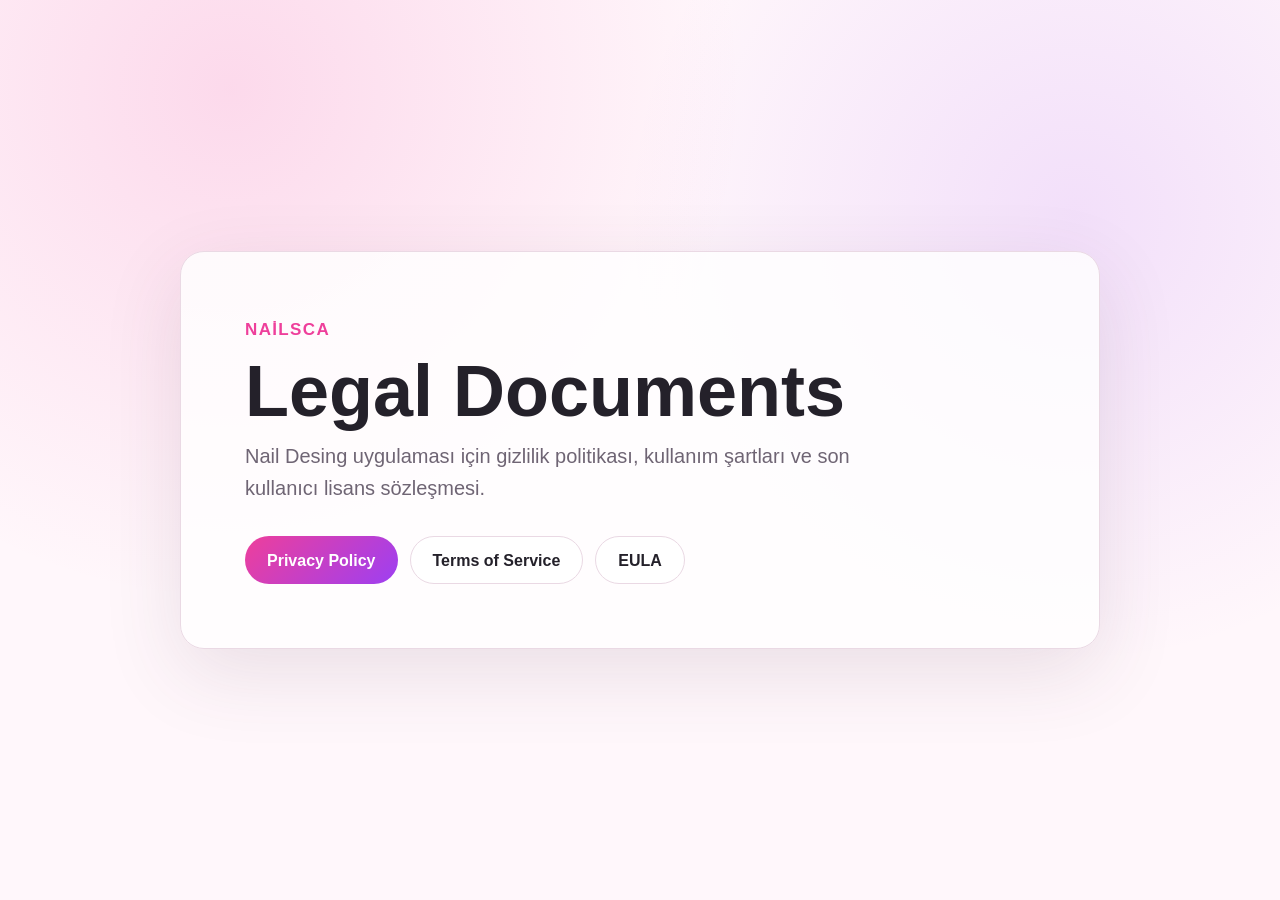
<file: index.html>
<!doctype html>
<html lang="tr">
<head>
  <meta charset="utf-8">
  <meta name="viewport" content="width=device-width, initial-scale=1">
  <title>Nailsca Legal</title>
  <meta name="description" content="Nailsca app legal documents: Privacy Policy, Terms of Service, and EULA.">
  <link rel="stylesheet" href="styles.css">
</head>
<body>
  <main class="shell">
    <section class="hero">
      <p class="eyebrow">Nailsca</p>
      <h1>Legal Documents</h1>
      <p class="lede">Nail Desing uygulaması için gizlilik politikası, kullanım şartları ve son kullanıcı lisans sözleşmesi.</p>
      <div class="actions">
        <a class="button" href="./privacy.html">Privacy Policy</a>
        <a class="button secondary" href="./terms.html">Terms of Service</a>
        <a class="button secondary" href="./eula.html">EULA</a>
      </div>
    </section>
  </main>
</body>
</html>
</file>
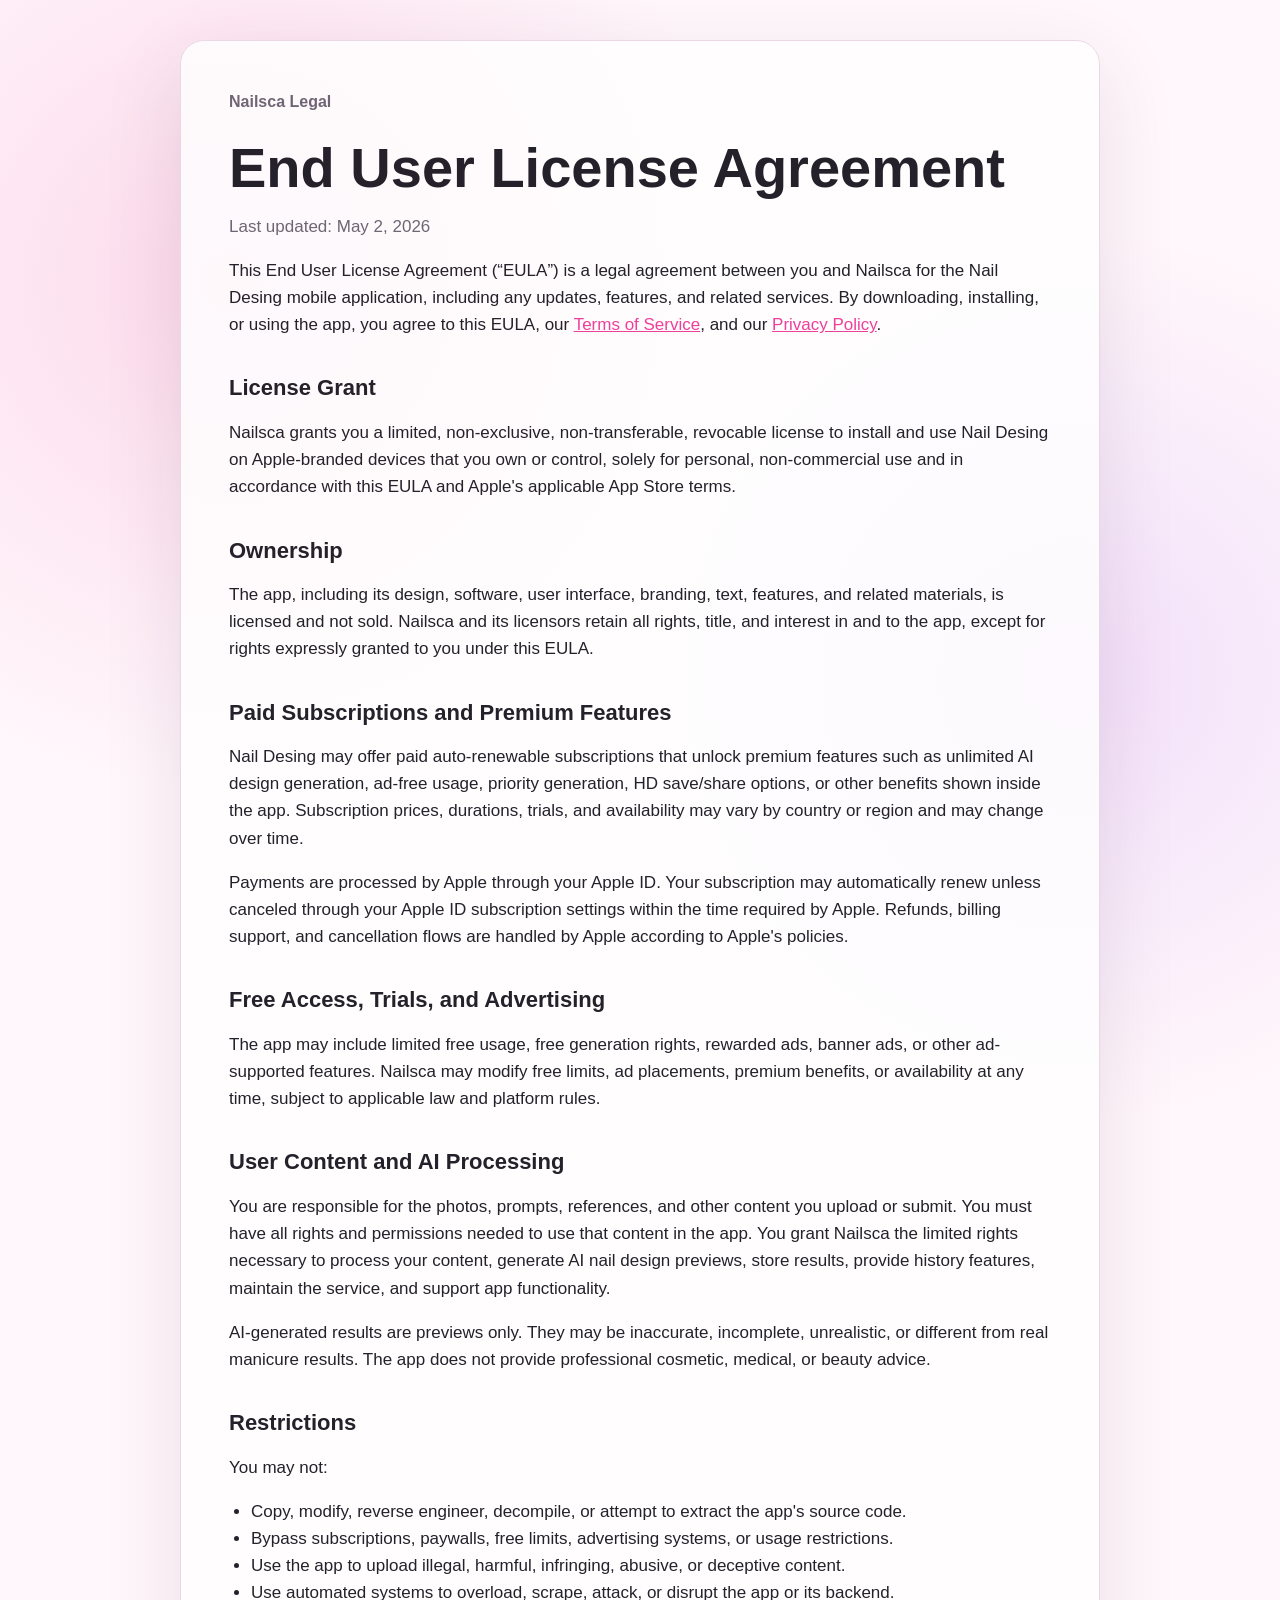
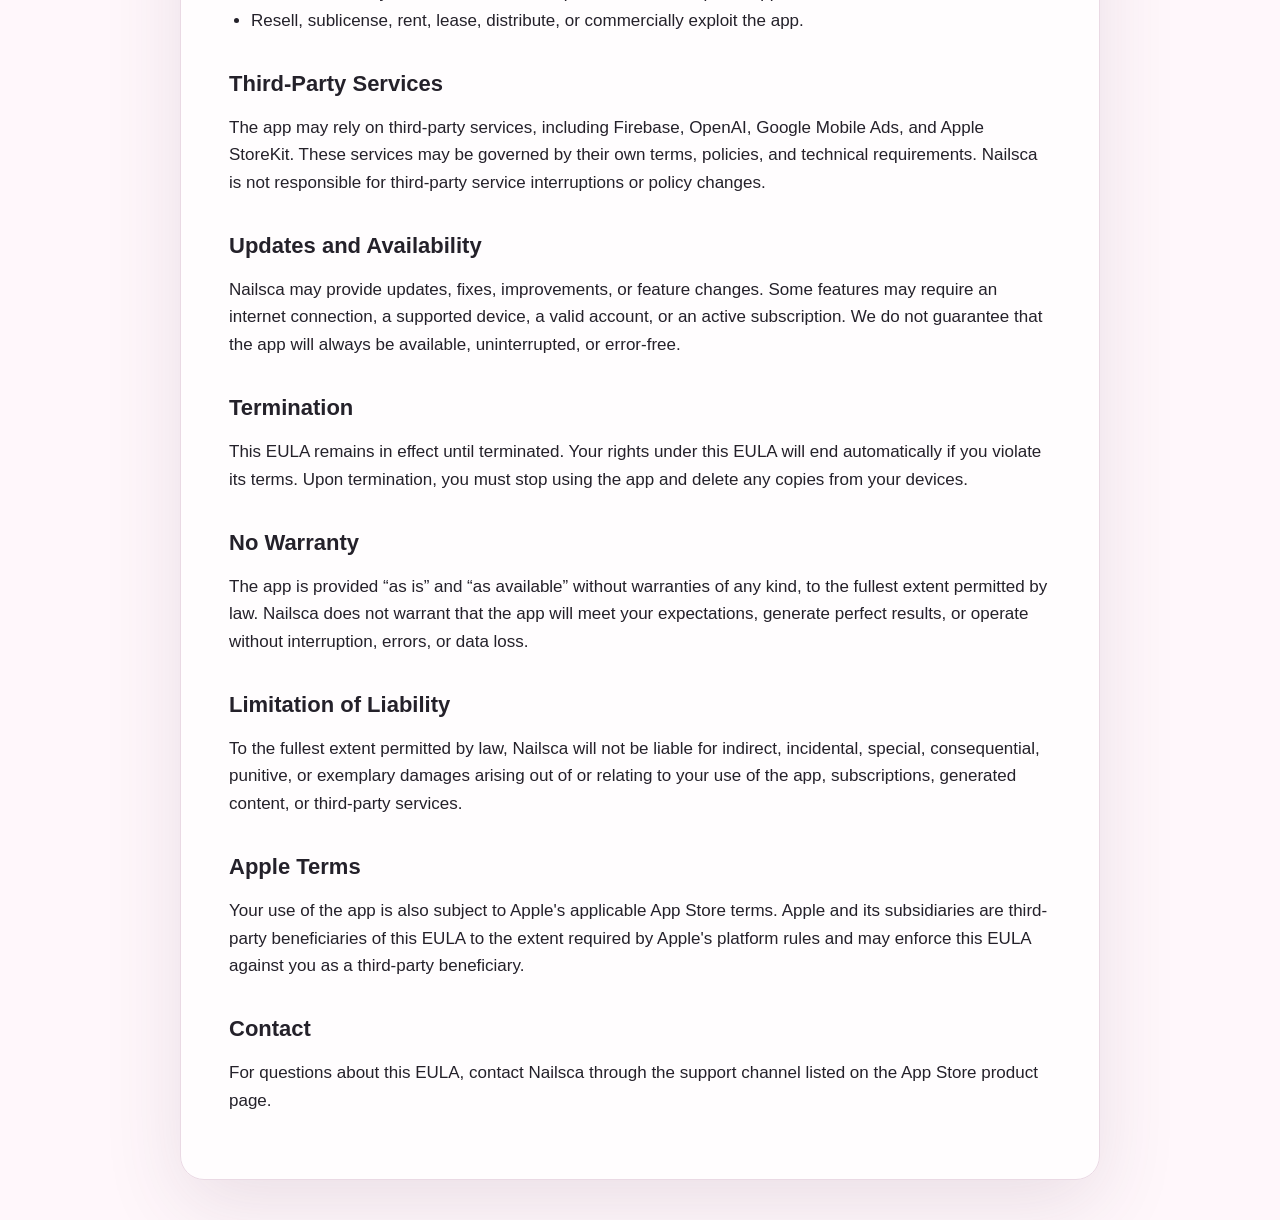
<file: eula.html>
<!doctype html>
<html lang="tr">
<head>
  <meta charset="utf-8">
  <meta name="viewport" content="width=device-width, initial-scale=1">
  <title>End User License Agreement - Nailsca</title>
  <meta name="description" content="End User License Agreement for the Nail Desing app by Nailsca.">
  <link rel="stylesheet" href="styles.css">
</head>
<body>
  <main class="document">
    <a class="back" href="./index.html">Nailsca Legal</a>
    <h1>End User License Agreement</h1>
    <p class="updated">Last updated: May 2, 2026</p>

    <p>
      This End User License Agreement (“EULA”) is a legal agreement between you and Nailsca for
      the Nail Desing mobile application, including any updates, features, and related services.
      By downloading, installing, or using the app, you agree to this EULA, our
      <a href="./terms.html">Terms of Service</a>, and our
      <a href="./privacy.html">Privacy Policy</a>.
    </p>

    <h2>License Grant</h2>
    <p>
      Nailsca grants you a limited, non-exclusive, non-transferable, revocable license to install
      and use Nail Desing on Apple-branded devices that you own or control, solely for personal,
      non-commercial use and in accordance with this EULA and Apple's applicable App Store terms.
    </p>

    <h2>Ownership</h2>
    <p>
      The app, including its design, software, user interface, branding, text, features, and related
      materials, is licensed and not sold. Nailsca and its licensors retain all rights, title, and
      interest in and to the app, except for rights expressly granted to you under this EULA.
    </p>

    <h2>Paid Subscriptions and Premium Features</h2>
    <p>
      Nail Desing may offer paid auto-renewable subscriptions that unlock premium features such as
      unlimited AI design generation, ad-free usage, priority generation, HD save/share options, or
      other benefits shown inside the app. Subscription prices, durations, trials, and availability
      may vary by country or region and may change over time.
    </p>
    <p>
      Payments are processed by Apple through your Apple ID. Your subscription may automatically
      renew unless canceled through your Apple ID subscription settings within the time required by
      Apple. Refunds, billing support, and cancellation flows are handled by Apple according to
      Apple's policies.
    </p>

    <h2>Free Access, Trials, and Advertising</h2>
    <p>
      The app may include limited free usage, free generation rights, rewarded ads, banner ads, or
      other ad-supported features. Nailsca may modify free limits, ad placements, premium benefits,
      or availability at any time, subject to applicable law and platform rules.
    </p>

    <h2>User Content and AI Processing</h2>
    <p>
      You are responsible for the photos, prompts, references, and other content you upload or
      submit. You must have all rights and permissions needed to use that content in the app.
      You grant Nailsca the limited rights necessary to process your content, generate AI nail
      design previews, store results, provide history features, maintain the service, and support
      app functionality.
    </p>
    <p>
      AI-generated results are previews only. They may be inaccurate, incomplete, unrealistic, or
      different from real manicure results. The app does not provide professional cosmetic, medical,
      or beauty advice.
    </p>

    <h2>Restrictions</h2>
    <p>You may not:</p>
    <ul>
      <li>Copy, modify, reverse engineer, decompile, or attempt to extract the app's source code.</li>
      <li>Bypass subscriptions, paywalls, free limits, advertising systems, or usage restrictions.</li>
      <li>Use the app to upload illegal, harmful, infringing, abusive, or deceptive content.</li>
      <li>Use automated systems to overload, scrape, attack, or disrupt the app or its backend.</li>
      <li>Resell, sublicense, rent, lease, distribute, or commercially exploit the app.</li>
    </ul>

    <h2>Third-Party Services</h2>
    <p>
      The app may rely on third-party services, including Firebase, OpenAI, Google Mobile Ads, and
      Apple StoreKit. These services may be governed by their own terms, policies, and technical
      requirements. Nailsca is not responsible for third-party service interruptions or policy changes.
    </p>

    <h2>Updates and Availability</h2>
    <p>
      Nailsca may provide updates, fixes, improvements, or feature changes. Some features may require
      an internet connection, a supported device, a valid account, or an active subscription. We do
      not guarantee that the app will always be available, uninterrupted, or error-free.
    </p>

    <h2>Termination</h2>
    <p>
      This EULA remains in effect until terminated. Your rights under this EULA will end automatically
      if you violate its terms. Upon termination, you must stop using the app and delete any copies
      from your devices.
    </p>

    <h2>No Warranty</h2>
    <p>
      The app is provided “as is” and “as available” without warranties of any kind, to the fullest
      extent permitted by law. Nailsca does not warrant that the app will meet your expectations,
      generate perfect results, or operate without interruption, errors, or data loss.
    </p>

    <h2>Limitation of Liability</h2>
    <p>
      To the fullest extent permitted by law, Nailsca will not be liable for indirect, incidental,
      special, consequential, punitive, or exemplary damages arising out of or relating to your use
      of the app, subscriptions, generated content, or third-party services.
    </p>

    <h2>Apple Terms</h2>
    <p>
      Your use of the app is also subject to Apple's applicable App Store terms. Apple and its
      subsidiaries are third-party beneficiaries of this EULA to the extent required by Apple's
      platform rules and may enforce this EULA against you as a third-party beneficiary.
    </p>

    <h2>Contact</h2>
    <p>
      For questions about this EULA, contact Nailsca through the support channel listed on the
      App Store product page.
    </p>
  </main>
</body>
</html>
</file>
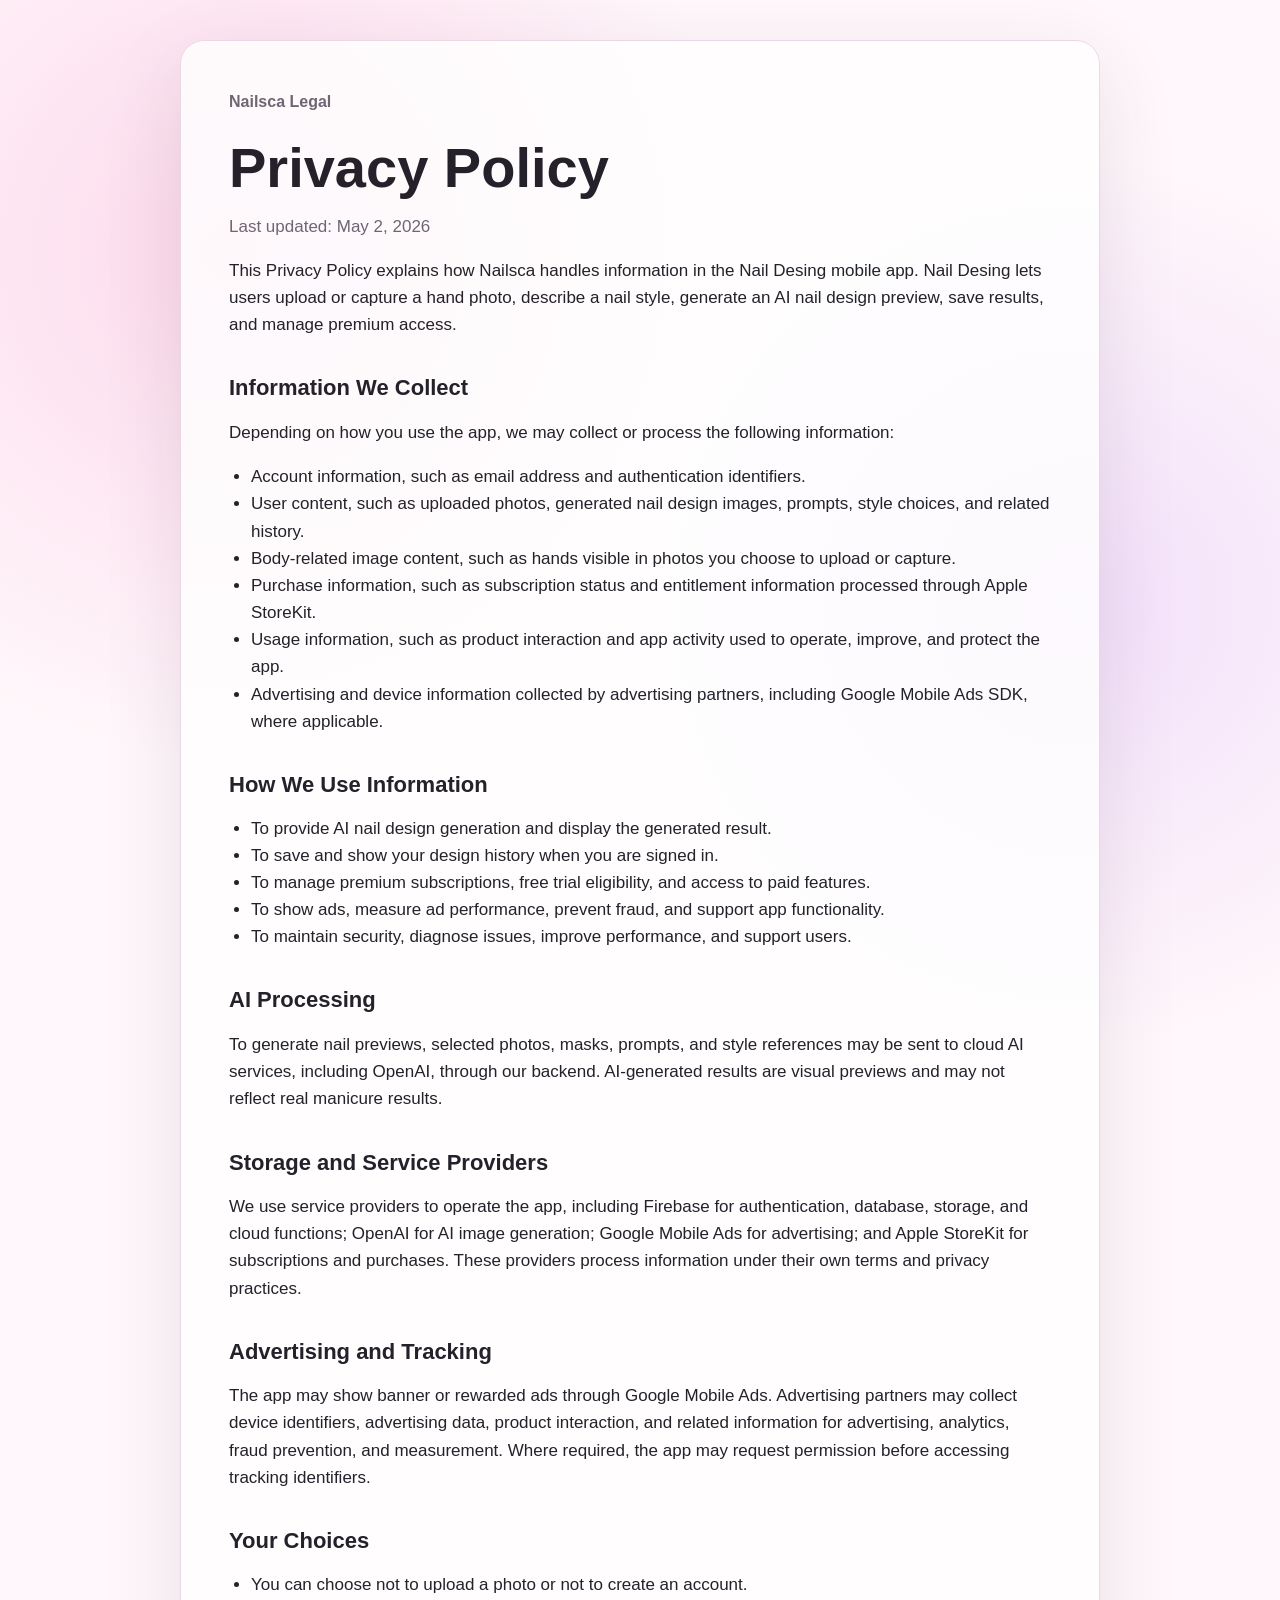
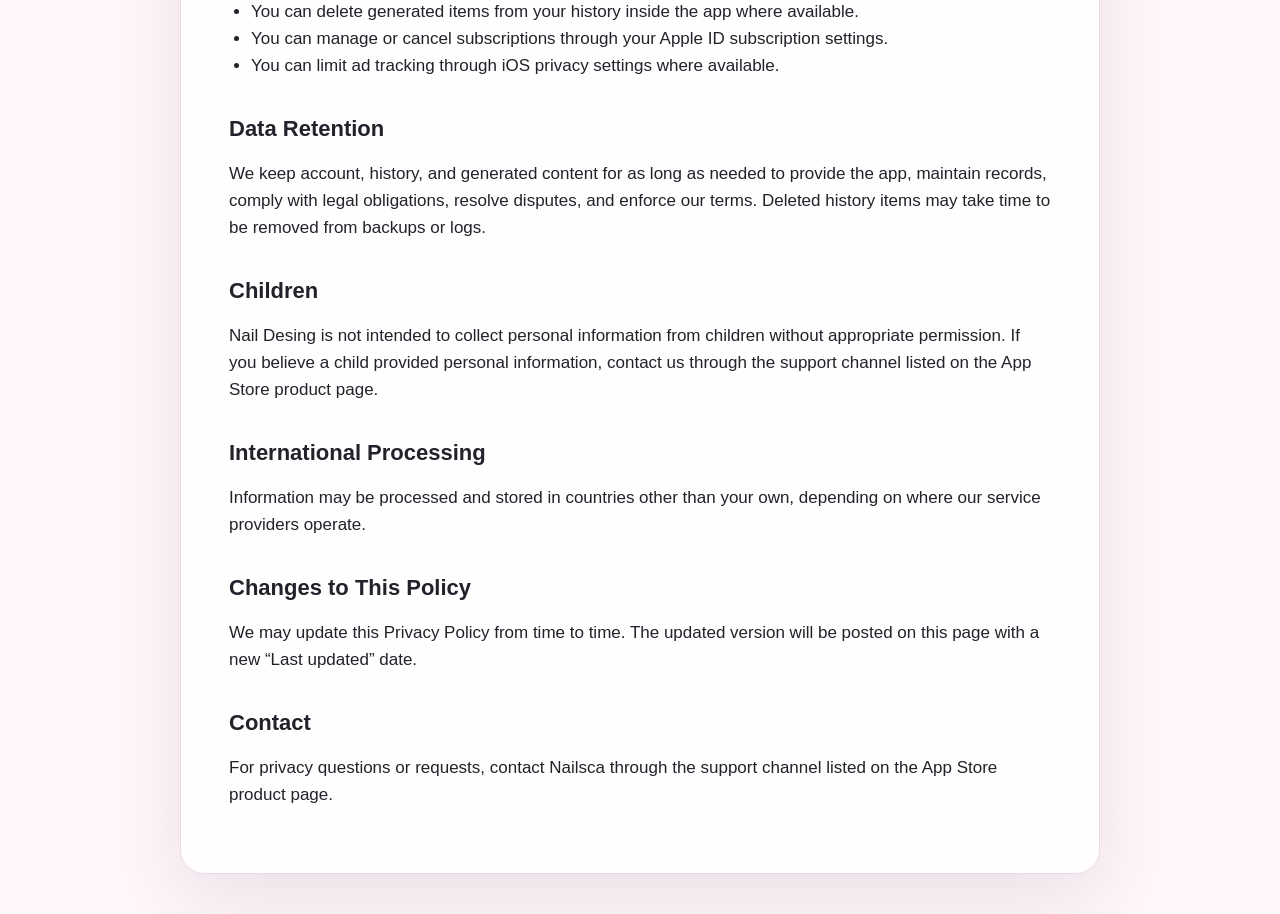
<file: privacy.html>
<!doctype html>
<html lang="tr">
<head>
  <meta charset="utf-8">
  <meta name="viewport" content="width=device-width, initial-scale=1">
  <title>Privacy Policy - Nailsca</title>
  <meta name="description" content="Privacy Policy for the Nail Desing app by Nailsca.">
  <link rel="stylesheet" href="styles.css">
</head>
<body>
  <main class="document">
    <a class="back" href="./index.html">Nailsca Legal</a>
    <h1>Privacy Policy</h1>
    <p class="updated">Last updated: May 2, 2026</p>

    <p>
      This Privacy Policy explains how Nailsca handles information in the Nail Desing mobile app.
      Nail Desing lets users upload or capture a hand photo, describe a nail style, generate an AI
      nail design preview, save results, and manage premium access.
    </p>

    <h2>Information We Collect</h2>
    <p>Depending on how you use the app, we may collect or process the following information:</p>
    <ul>
      <li>Account information, such as email address and authentication identifiers.</li>
      <li>User content, such as uploaded photos, generated nail design images, prompts, style choices, and related history.</li>
      <li>Body-related image content, such as hands visible in photos you choose to upload or capture.</li>
      <li>Purchase information, such as subscription status and entitlement information processed through Apple StoreKit.</li>
      <li>Usage information, such as product interaction and app activity used to operate, improve, and protect the app.</li>
      <li>Advertising and device information collected by advertising partners, including Google Mobile Ads SDK, where applicable.</li>
    </ul>

    <h2>How We Use Information</h2>
    <ul>
      <li>To provide AI nail design generation and display the generated result.</li>
      <li>To save and show your design history when you are signed in.</li>
      <li>To manage premium subscriptions, free trial eligibility, and access to paid features.</li>
      <li>To show ads, measure ad performance, prevent fraud, and support app functionality.</li>
      <li>To maintain security, diagnose issues, improve performance, and support users.</li>
    </ul>

    <h2>AI Processing</h2>
    <p>
      To generate nail previews, selected photos, masks, prompts, and style references may be sent
      to cloud AI services, including OpenAI, through our backend. AI-generated results are visual
      previews and may not reflect real manicure results.
    </p>

    <h2>Storage and Service Providers</h2>
    <p>
      We use service providers to operate the app, including Firebase for authentication, database,
      storage, and cloud functions; OpenAI for AI image generation; Google Mobile Ads for advertising;
      and Apple StoreKit for subscriptions and purchases. These providers process information under
      their own terms and privacy practices.
    </p>

    <h2>Advertising and Tracking</h2>
    <p>
      The app may show banner or rewarded ads through Google Mobile Ads. Advertising partners may
      collect device identifiers, advertising data, product interaction, and related information for
      advertising, analytics, fraud prevention, and measurement. Where required, the app may request
      permission before accessing tracking identifiers.
    </p>

    <h2>Your Choices</h2>
    <ul>
      <li>You can choose not to upload a photo or not to create an account.</li>
      <li>You can delete generated items from your history inside the app where available.</li>
      <li>You can manage or cancel subscriptions through your Apple ID subscription settings.</li>
      <li>You can limit ad tracking through iOS privacy settings where available.</li>
    </ul>

    <h2>Data Retention</h2>
    <p>
      We keep account, history, and generated content for as long as needed to provide the app,
      maintain records, comply with legal obligations, resolve disputes, and enforce our terms.
      Deleted history items may take time to be removed from backups or logs.
    </p>

    <h2>Children</h2>
    <p>
      Nail Desing is not intended to collect personal information from children without appropriate
      permission. If you believe a child provided personal information, contact us through the support
      channel listed on the App Store product page.
    </p>

    <h2>International Processing</h2>
    <p>
      Information may be processed and stored in countries other than your own, depending on where
      our service providers operate.
    </p>

    <h2>Changes to This Policy</h2>
    <p>
      We may update this Privacy Policy from time to time. The updated version will be posted on
      this page with a new “Last updated” date.
    </p>

    <h2>Contact</h2>
    <p>
      For privacy questions or requests, contact Nailsca through the support channel listed on the
      App Store product page.
    </p>
  </main>
</body>
</html>
</file>
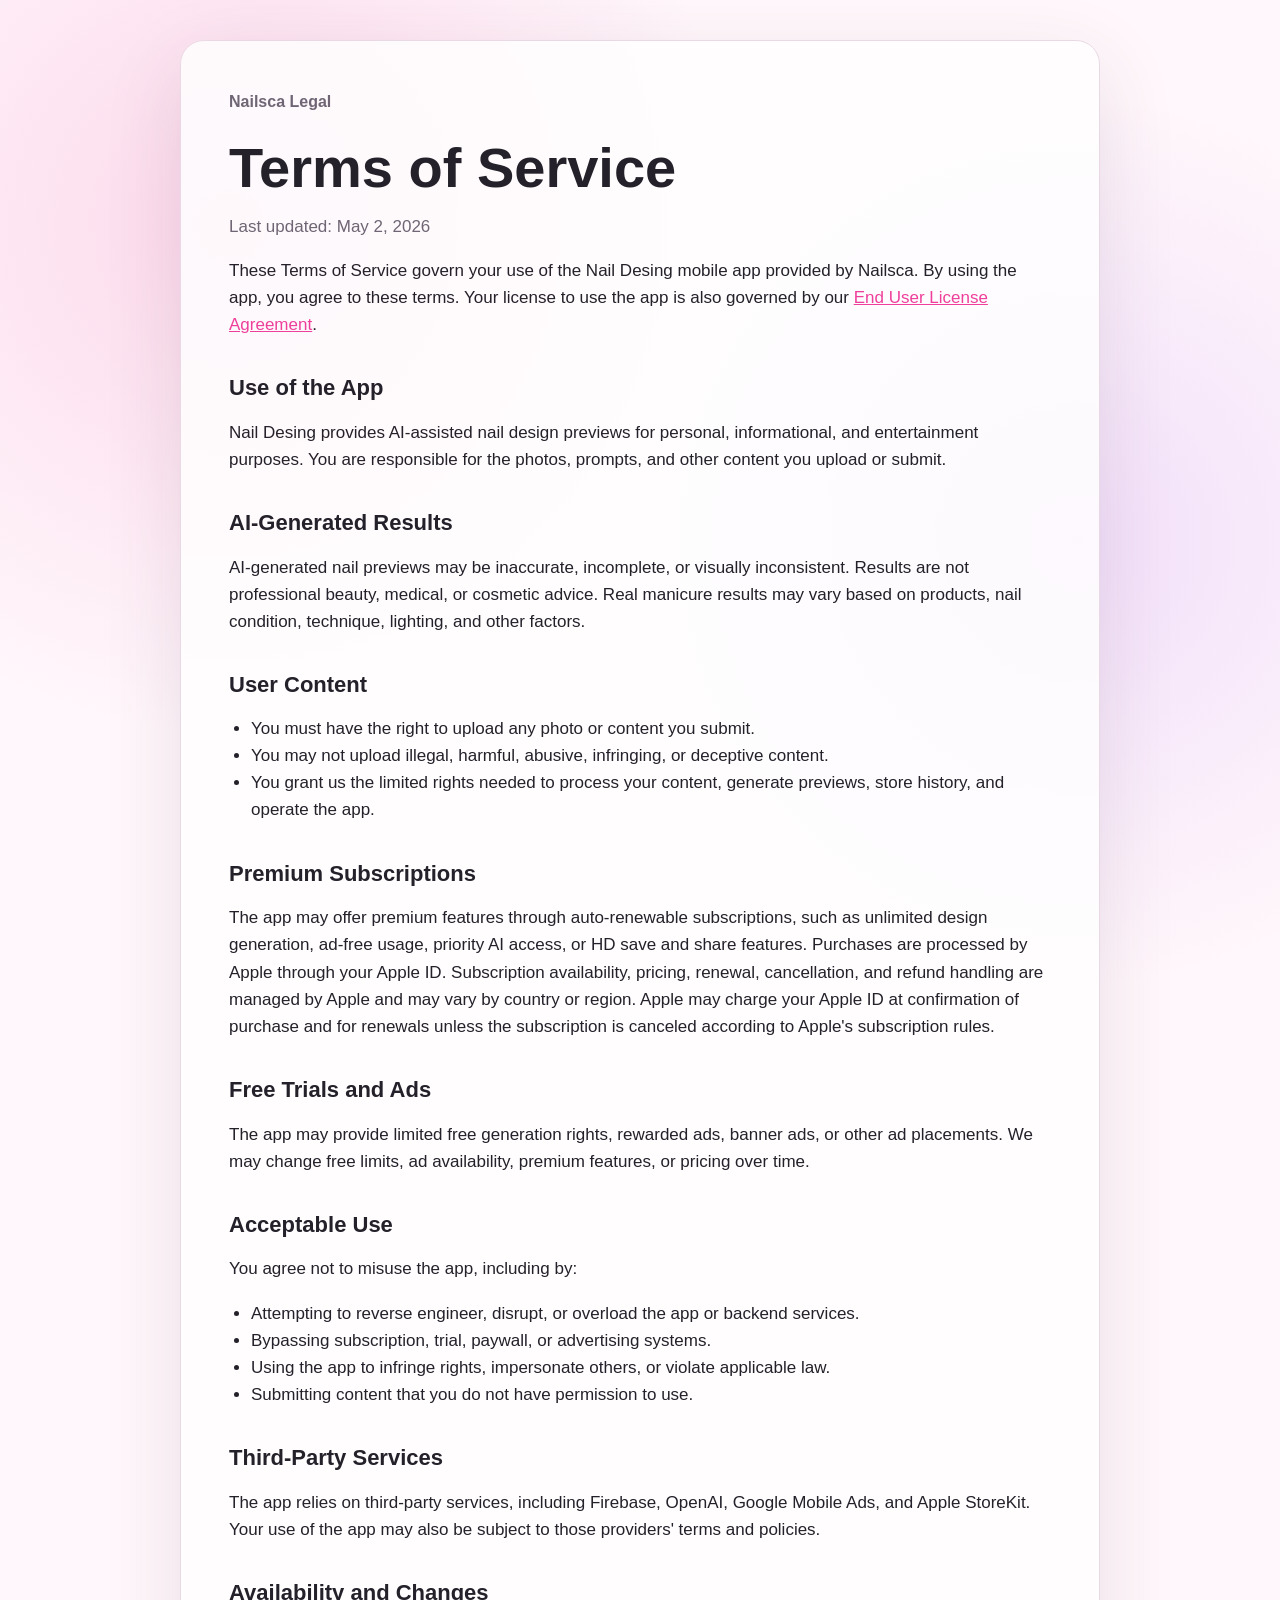
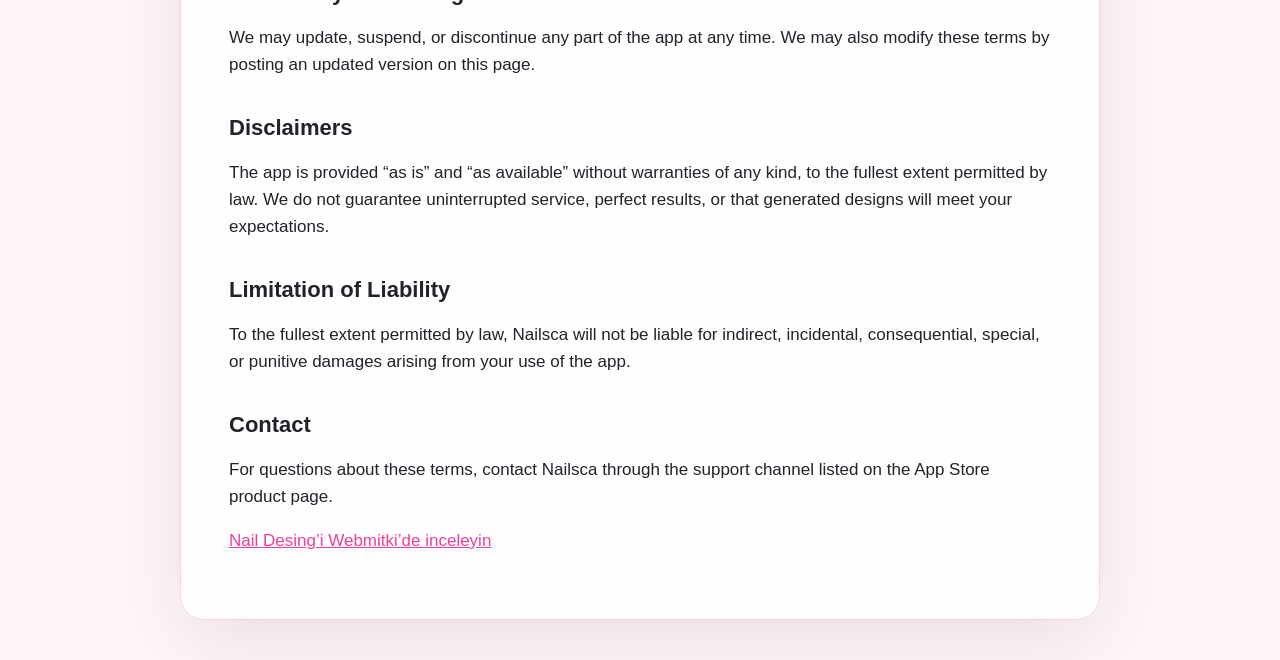
<file: terms.html>
<!doctype html>
<html lang="tr">
<head>
  <meta charset="utf-8">
  <meta name="viewport" content="width=device-width, initial-scale=1">
  <title>Terms of Service - Nailsca</title>
  <meta name="description" content="Terms of Service for the Nail Desing app by Nailsca.">
  <link rel="stylesheet" href="styles.css">
</head>
<body>
  <main class="document">
    <a class="back" href="./index.html">Nailsca Legal</a>
    <h1>Terms of Service</h1>
    <p class="updated">Last updated: May 2, 2026</p>

    <p>
      These Terms of Service govern your use of the Nail Desing mobile app provided by Nailsca.
      By using the app, you agree to these terms. Your license to use the app is also governed by
      our <a href="./eula.html">End User License Agreement</a>.
    </p>

    <h2>Use of the App</h2>
    <p>
      Nail Desing provides AI-assisted nail design previews for personal, informational, and
      entertainment purposes. You are responsible for the photos, prompts, and other content you
      upload or submit.
    </p>

    <h2>AI-Generated Results</h2>
    <p>
      AI-generated nail previews may be inaccurate, incomplete, or visually inconsistent. Results
      are not professional beauty, medical, or cosmetic advice. Real manicure results may vary based
      on products, nail condition, technique, lighting, and other factors.
    </p>

    <h2>User Content</h2>
    <ul>
      <li>You must have the right to upload any photo or content you submit.</li>
      <li>You may not upload illegal, harmful, abusive, infringing, or deceptive content.</li>
      <li>You grant us the limited rights needed to process your content, generate previews, store history, and operate the app.</li>
    </ul>

    <h2>Premium Subscriptions</h2>
    <p>
      The app may offer premium features through auto-renewable subscriptions, such as unlimited
      design generation, ad-free usage, priority AI access, or HD save and share features. Purchases
      are processed by Apple through your Apple ID. Subscription availability, pricing, renewal,
      cancellation, and refund handling are managed by Apple and may vary by country or region.
      Apple may charge your Apple ID at confirmation of purchase and for renewals unless the
      subscription is canceled according to Apple's subscription rules.
    </p>

    <h2>Free Trials and Ads</h2>
    <p>
      The app may provide limited free generation rights, rewarded ads, banner ads, or other ad
      placements. We may change free limits, ad availability, premium features, or pricing over time.
    </p>

    <h2>Acceptable Use</h2>
    <p>You agree not to misuse the app, including by:</p>
    <ul>
      <li>Attempting to reverse engineer, disrupt, or overload the app or backend services.</li>
      <li>Bypassing subscription, trial, paywall, or advertising systems.</li>
      <li>Using the app to infringe rights, impersonate others, or violate applicable law.</li>
      <li>Submitting content that you do not have permission to use.</li>
    </ul>

    <h2>Third-Party Services</h2>
    <p>
      The app relies on third-party services, including Firebase, OpenAI, Google Mobile Ads, and
      Apple StoreKit. Your use of the app may also be subject to those providers' terms and policies.
    </p>

    <h2>Availability and Changes</h2>
    <p>
      We may update, suspend, or discontinue any part of the app at any time. We may also modify
      these terms by posting an updated version on this page.
    </p>

    <h2>Disclaimers</h2>
    <p>
      The app is provided “as is” and “as available” without warranties of any kind, to the fullest
      extent permitted by law. We do not guarantee uninterrupted service, perfect results, or that
      generated designs will meet your expectations.
    </p>

    <h2>Limitation of Liability</h2>
    <p>
      To the fullest extent permitted by law, Nailsca will not be liable for indirect, incidental,
      consequential, special, or punitive damages arising from your use of the app.
    </p>

    <h2>Contact</h2>
    <p>
      For questions about these terms, contact Nailsca through the support channel listed on the
      App Store product page.
    </p>
    <p><a href="https://webmitki.com/tr/uygulamalar/nail-desing/">Nail Desing’i Webmitki’de inceleyin</a></p>
  </main>
</body>
</html>
</file>
<file: styles.css>
:root {
  color-scheme: light;
  --bg: #fff7fb;
  --text: #24212a;
  --muted: #6f6574;
  --line: #ead9e4;
  --accent: #ee3f9b;
  --accent-dark: #9d3ff2;
  --panel: rgba(255, 255, 255, 0.82);
}

* {
  box-sizing: border-box;
}

body {
  margin: 0;
  min-height: 100vh;
  color: var(--text);
  font-family: -apple-system, BlinkMacSystemFont, "Segoe UI", sans-serif;
  background:
    radial-gradient(circle at 18% 10%, rgba(238, 63, 155, 0.16), transparent 32rem),
    radial-gradient(circle at 84% 24%, rgba(157, 63, 242, 0.13), transparent 28rem),
    var(--bg);
  line-height: 1.6;
}

a {
  color: var(--accent);
}

.shell,
.document {
  width: min(920px, calc(100% - 32px));
  margin: 0 auto;
}

.shell {
  display: grid;
  min-height: 100vh;
  place-items: center;
}

.hero,
.document {
  border: 1px solid var(--line);
  border-radius: 24px;
  background: var(--panel);
  box-shadow: 0 24px 80px rgba(82, 47, 74, 0.12);
}

.hero {
  width: 100%;
  padding: 64px;
}

.document {
  margin: 40px auto;
  padding: 48px;
}

.eyebrow {
  margin: 0 0 12px;
  color: var(--accent);
  font-weight: 800;
  letter-spacing: 0.08em;
  text-transform: uppercase;
}

h1 {
  margin: 0 0 12px;
  font-size: clamp(40px, 7vw, 72px);
  line-height: 1.02;
}

.document h1 {
  font-size: clamp(34px, 6vw, 56px);
}

h2 {
  margin: 36px 0 10px;
  font-size: 22px;
  line-height: 1.25;
}

p,
li {
  font-size: 17px;
}

ul {
  padding-left: 22px;
}

.lede {
  max-width: 620px;
  margin: 0 0 32px;
  color: var(--muted);
  font-size: 20px;
}

.updated,
.back {
  color: var(--muted);
}

.back {
  display: inline-block;
  margin-bottom: 24px;
  text-decoration: none;
  font-weight: 700;
}

.actions {
  display: flex;
  flex-wrap: wrap;
  gap: 12px;
}

.button {
  display: inline-flex;
  min-height: 48px;
  align-items: center;
  justify-content: center;
  border-radius: 999px;
  padding: 0 22px;
  background: linear-gradient(135deg, var(--accent), var(--accent-dark));
  color: #fff;
  font-weight: 800;
  text-decoration: none;
}

.button.secondary {
  border: 1px solid var(--line);
  background: #fff;
  color: var(--text);
}

@media (max-width: 640px) {
  .hero,
  .document {
    border-radius: 18px;
    padding: 28px;
  }

  p,
  li {
    font-size: 16px;
  }
}
</file>
